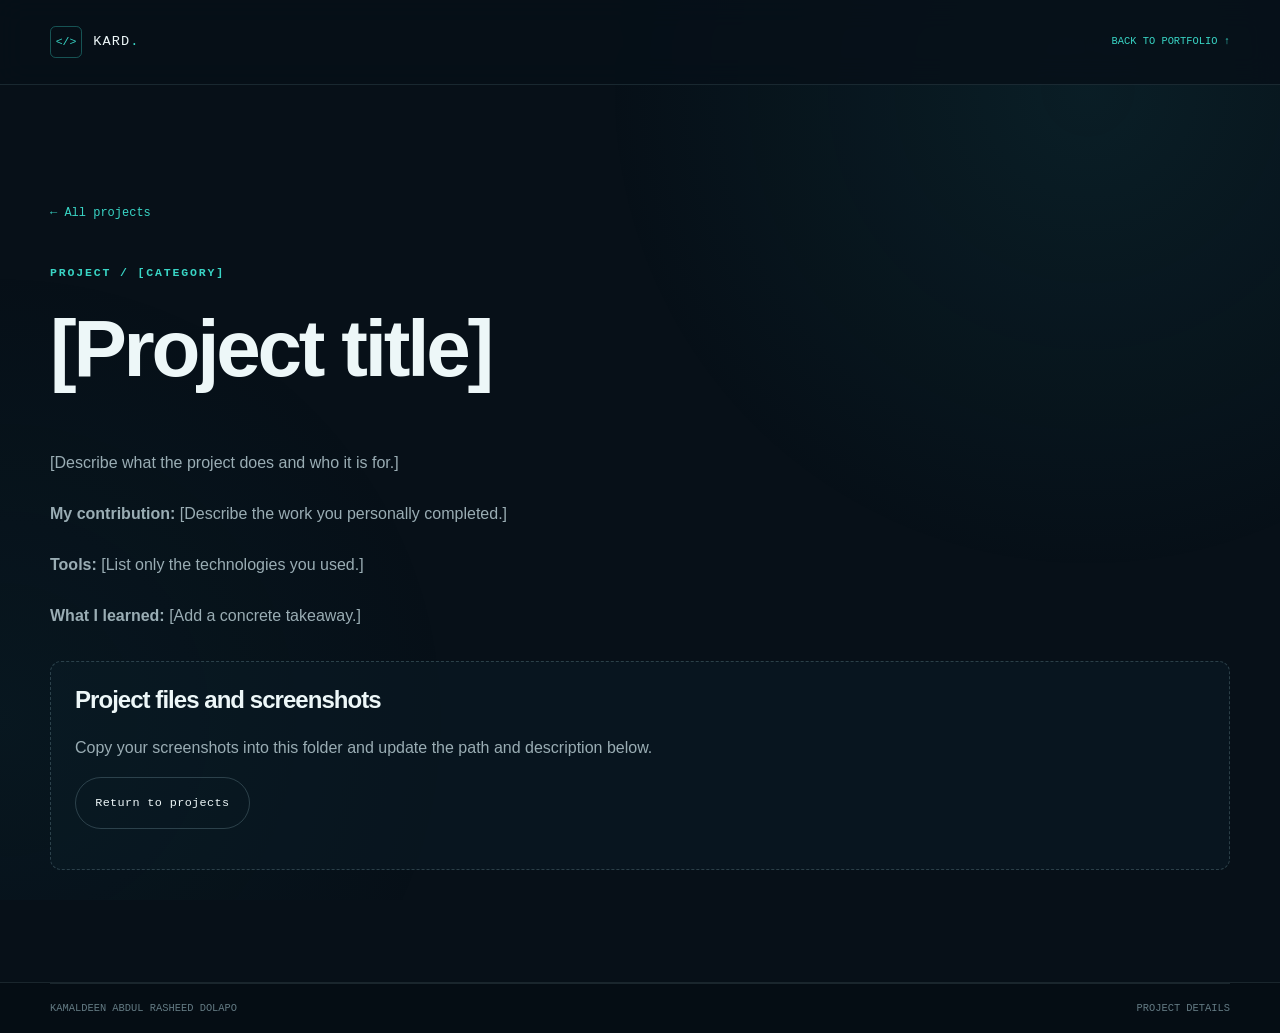
<file: projects/_template/index.html>
<!DOCTYPE html>
<html lang="en">
<head>
  <meta charset="UTF-8" />
  <meta name="viewport" content="width=device-width, initial-scale=1.0" />
  <meta name="description" content="[Write a concise, accurate project summary.]" />
  <title>[Project title] | Kamaldeen Abdul Rasheed Dolapo</title>
  <link rel="stylesheet" href="../../styles.css" />
  <style>
    .project-page { min-height: 75vh; padding-block: clamp(4rem, 9vw, 7rem); }
    .project-page h1 { max-width: 14ch; font-size: clamp(2.5rem, 7vw, 5rem); }
    .project-page .section-copy { max-width: 70ch; }
    .project-file-card { margin-top: 2rem; padding: 1.5rem; border: 1px dashed var(--color-border-strong); border-radius: .7rem; background: rgba(13,29,41,.45); }
    .project-back { display: inline-flex; margin-bottom: 2.5rem; color: var(--color-accent); font-family: var(--font-mono); font-size: .75rem; }
    .project-image { width: 100%; height: auto; margin-top: 1rem; border: 1px solid var(--color-border); border-radius: .6rem; }
  </style>
</head>
<body>
  <header class="site-header"><div class="container header-inner"><a class="brand" href="../../new_update.html#top"><span class="brand-mark" aria-hidden="true">&lt;/&gt;</span><span class="brand-name">KARD<span>.</span></span></a><a class="back-to-top" href="../../new_update.html#projects">Back to portfolio ↑</a></div></header>
  <main class="container project-page">
    <a class="project-back" href="../../new_update.html#projects">← All projects</a>
    <p class="section-number">PROJECT / [CATEGORY]</p>
    <h1>[Project title]</h1>
    <div class="section-copy">
      <p>[Describe what the project does and who it is for.]</p>
      <p><strong>My contribution:</strong> [Describe the work you personally completed.]</p>
      <p><strong>Tools:</strong> [List only the technologies you used.]</p>
      <p><strong>What I learned:</strong> [Add a concrete takeaway.]</p>
    </div>
    <section class="project-file-card" aria-labelledby="files-title">
      <h2 id="files-title">Project files and screenshots</h2>
      <p>Copy your screenshots into this folder and update the path and description below.</p>
      <!-- Example after adding a screenshot: <img class="project-image" src="screenshot.png" alt="Describe what the screenshot shows"> -->
      <p><a class="button button-secondary" href="../../new_update.html#projects">Return to projects</a></p>
    </section>
  </main>
  <footer class="site-footer"><div class="container footer-bottom"><p>Kamaldeen Abdul Rasheed Dolapo</p><p>Project details</p></div></footer>
</body>
</html>
</file>
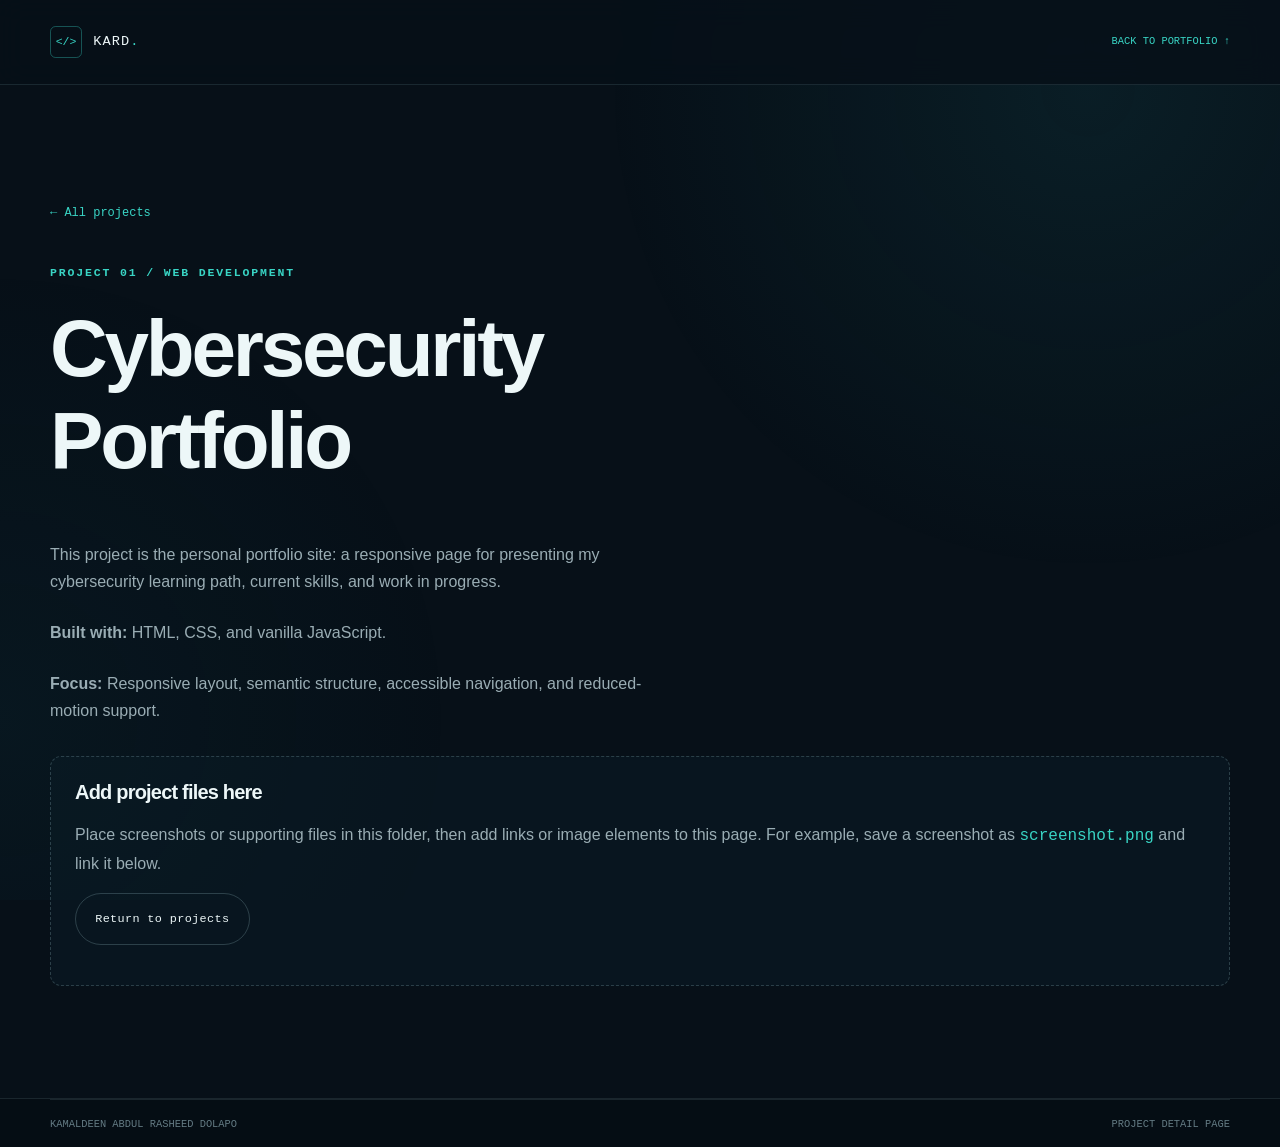
<file: projects/cybersecurity-portfolio/index.html>
<!DOCTYPE html>
<html lang="en">
<head>
  <meta charset="UTF-8" />
  <meta name="viewport" content="width=device-width, initial-scale=1.0" />
  <meta name="description" content="Project notes and files for Kamaldeen's cybersecurity portfolio." />
  <title>Cybersecurity Portfolio Project | Kamaldeen Abdul Rasheed Dolapo</title>
  <link rel="stylesheet" href="../../styles.css?v=20260930-4" />
  <style>
    .project-page { min-height: 75vh; padding-block: clamp(4rem, 9vw, 7rem); }
    .project-page h1 { max-width: 14ch; font-size: clamp(2.5rem, 7vw, 5rem); }
    .project-page .section-copy { max-width: 70ch; }
    .project-file-card { margin-top: 2rem; padding: 1.5rem; border: 1px dashed var(--color-border-strong); border-radius: .7rem; background: rgba(13,29,41,.45); }
    .project-file-card h2 { font-size: 1.25rem; }
    .project-file-card code { color: var(--color-accent); }
    .project-back { display: inline-flex; margin-bottom: 2.5rem; color: var(--color-accent); font-family: var(--font-mono); font-size: .75rem; }
  </style>
</head>
<body>
  <header class="site-header"><div class="container header-inner"><a class="brand" href="../../new_update.html#top"><span class="brand-mark" aria-hidden="true">&lt;/&gt;</span><span class="brand-name">KARD<span>.</span></span></a><a class="back-to-top" href="../../new_update.html#projects">Back to portfolio ↑</a></div></header>
  <main class="container project-page">
    <a class="project-back" href="../../new_update.html#projects">← All projects</a>
    <p class="section-number">PROJECT 01 / WEB DEVELOPMENT</p>
    <h1>Cybersecurity Portfolio</h1>
    <div class="section-copy">
      <p>This project is the personal portfolio site: a responsive page for presenting my cybersecurity learning path, current skills, and work in progress.</p>
      <p><strong>Built with:</strong> HTML, CSS, and vanilla JavaScript.</p>
      <p><strong>Focus:</strong> Responsive layout, semantic structure, accessible navigation, and reduced-motion support.</p>
    </div>
    <section class="project-file-card" aria-labelledby="project-files-title">
      <h2 id="project-files-title">Add project files here</h2>
      <p>Place screenshots or supporting files in this folder, then add links or image elements to this page. For example, save a screenshot as <code>screenshot.png</code> and link it below.</p>
      <p><a class="button button-secondary" href="../../new_update.html#projects">Return to projects</a></p>
    </section>
  </main>
  <footer class="site-footer"><div class="container footer-bottom"><p>Kamaldeen Abdul Rasheed Dolapo</p><p>Project detail page</p></div></footer>
</body>
</html>
</file>
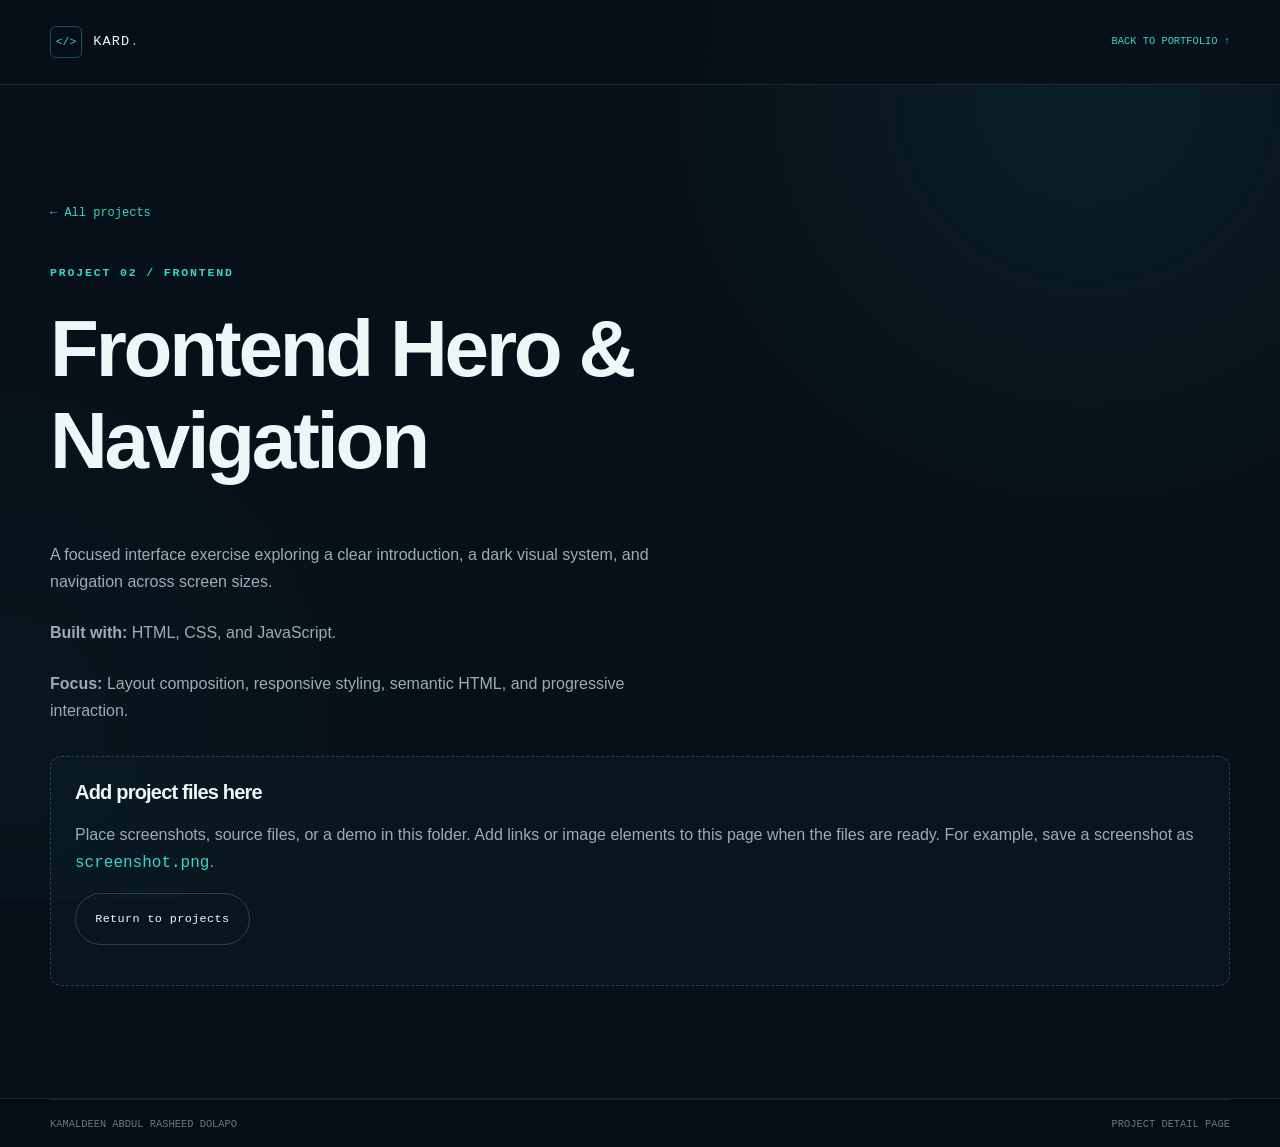
<file: projects/frontend-hero/index.html>
<!DOCTYPE html>
<html lang="en">
<head>
  <meta charset="UTF-8" />
  <meta name="viewport" content="width=device-width, initial-scale=1.0" />
  <meta name="description" content="Project notes and files for Kamaldeen's frontend hero and navigation exercise." />
  <title>Frontend Hero Project | Kamaldeen Abdul Rasheed Dolapo</title>
  <link rel="stylesheet" href="../../styles.css?v=20260930-4" />
  <style>
    .project-page { min-height: 75vh; padding-block: clamp(4rem, 9vw, 7rem); }
    .project-page h1 { max-width: 14ch; font-size: clamp(2.5rem, 7vw, 5rem); }
    .project-page .section-copy { max-width: 70ch; }
    .project-file-card { margin-top: 2rem; padding: 1.5rem; border: 1px dashed var(--color-border-strong); border-radius: .7rem; background: rgba(13,29,41,.45); }
    .project-file-card h2 { font-size: 1.25rem; }
    .project-file-card code { color: var(--color-accent); }
    .project-back { display: inline-flex; margin-bottom: 2.5rem; color: var(--color-accent); font-family: var(--font-mono); font-size: .75rem; }
  </style>
</head>
<body>
  <header class="site-header"><div class="container header-inner"><a class="brand" href="../../new_update.html#top"><span class="brand-mark" aria-hidden="true">&lt;/&gt;</span><span class="brand-name">KARD<span>.</span></span></a><a class="back-to-top" href="../../new_update.html#projects">Back to portfolio ↑</a></div></header>
  <main class="container project-page">
    <a class="project-back" href="../../new_update.html#projects">← All projects</a>
    <p class="section-number">PROJECT 02 / FRONTEND</p>
    <h1>Frontend Hero &amp; Navigation</h1>
    <div class="section-copy">
      <p>A focused interface exercise exploring a clear introduction, a dark visual system, and navigation across screen sizes.</p>
      <p><strong>Built with:</strong> HTML, CSS, and JavaScript.</p>
      <p><strong>Focus:</strong> Layout composition, responsive styling, semantic HTML, and progressive interaction.</p>
    </div>
    <section class="project-file-card" aria-labelledby="project-files-title">
      <h2 id="project-files-title">Add project files here</h2>
      <p>Place screenshots, source files, or a demo in this folder. Add links or image elements to this page when the files are ready. For example, save a screenshot as <code>screenshot.png</code>.</p>
      <p><a class="button button-secondary" href="../../new_update.html#projects">Return to projects</a></p>
    </section>
  </main>
  <footer class="site-footer"><div class="container footer-bottom"><p>Kamaldeen Abdul Rasheed Dolapo</p><p>Project detail page</p></div></footer>
</body>
</html>
</file>
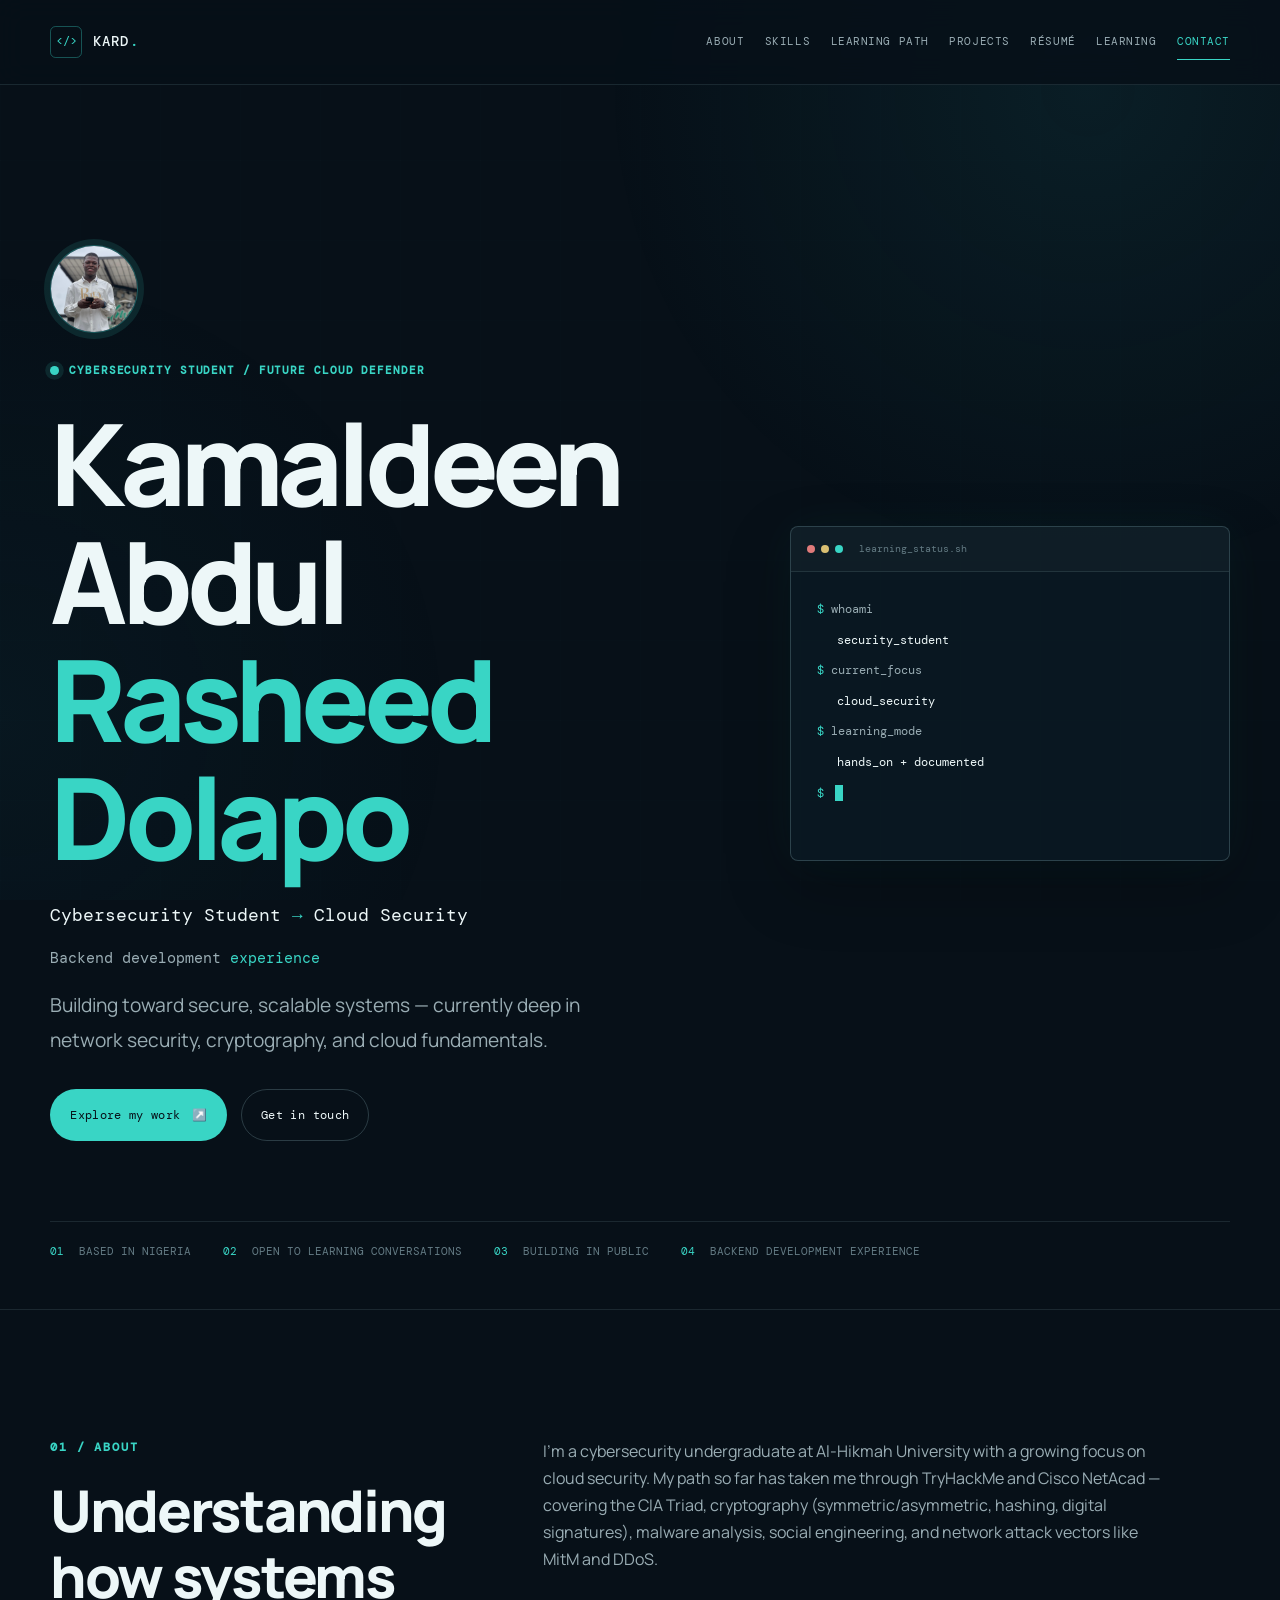
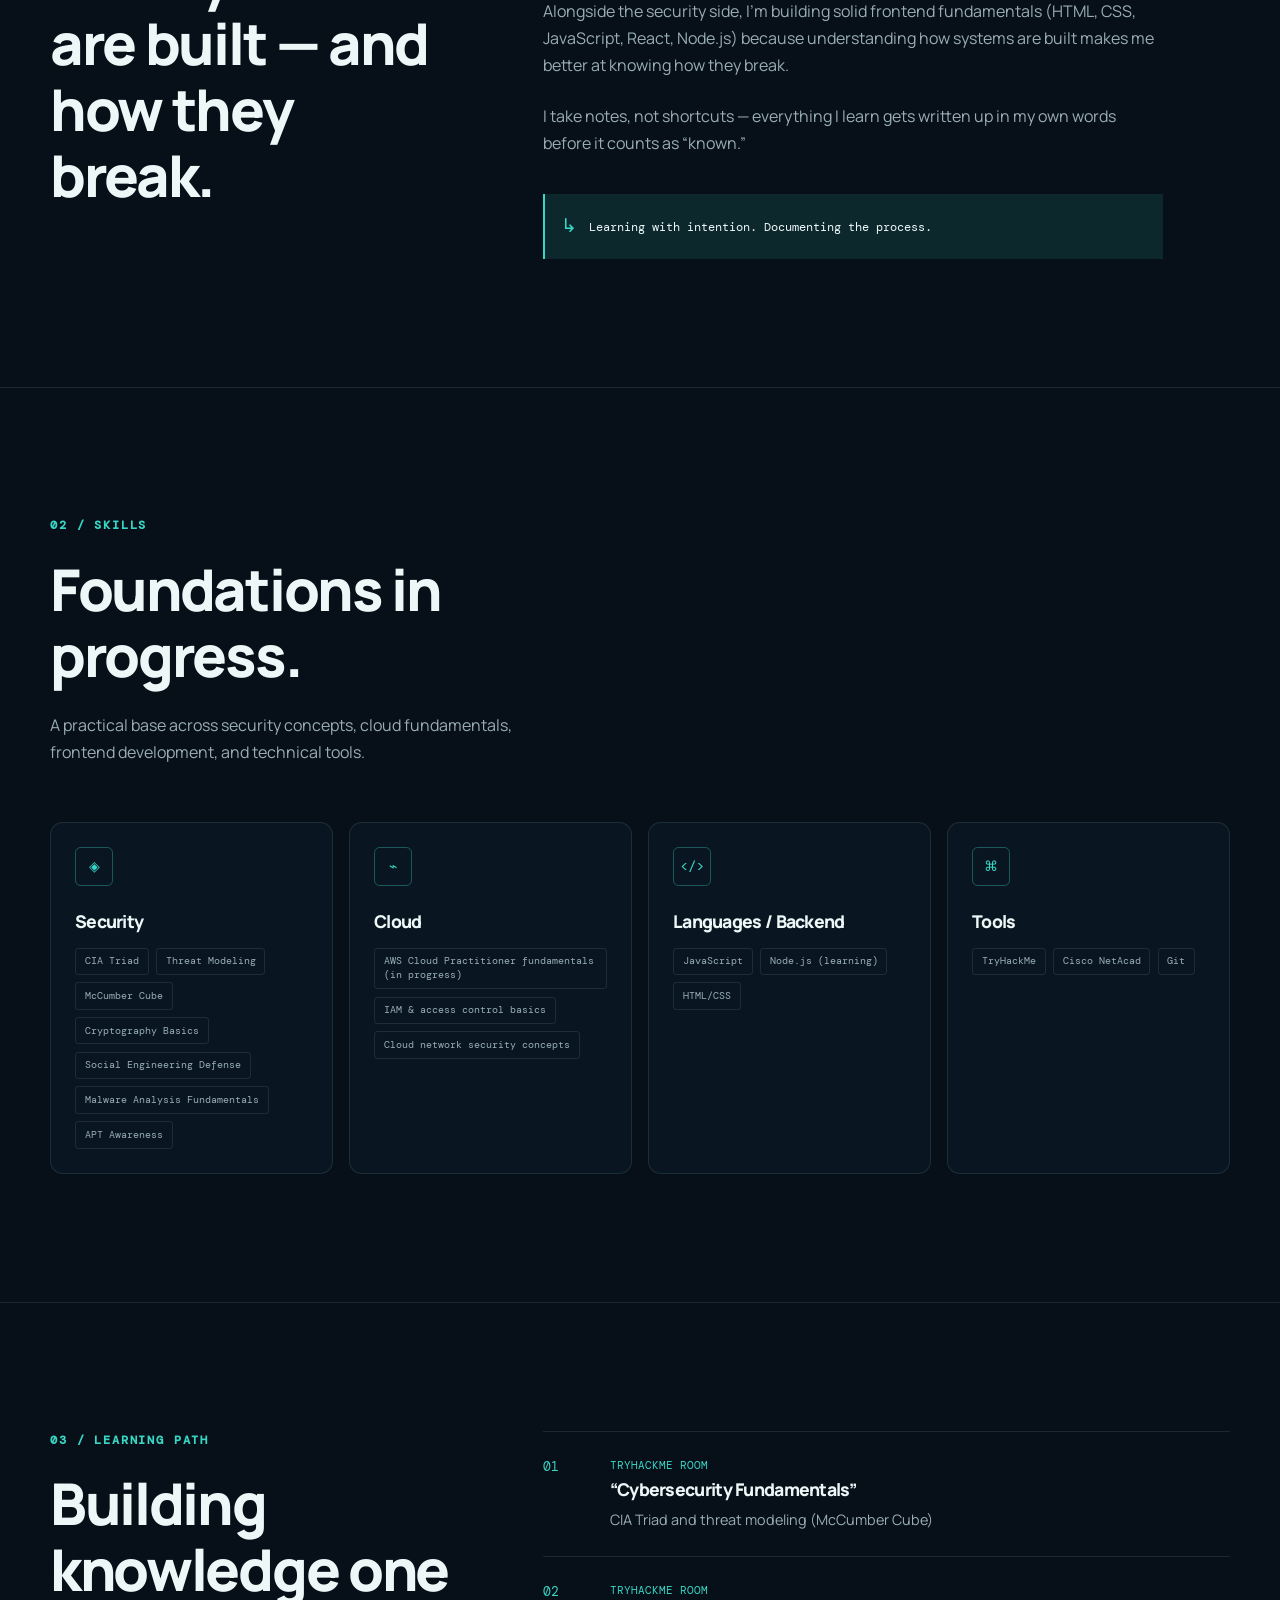
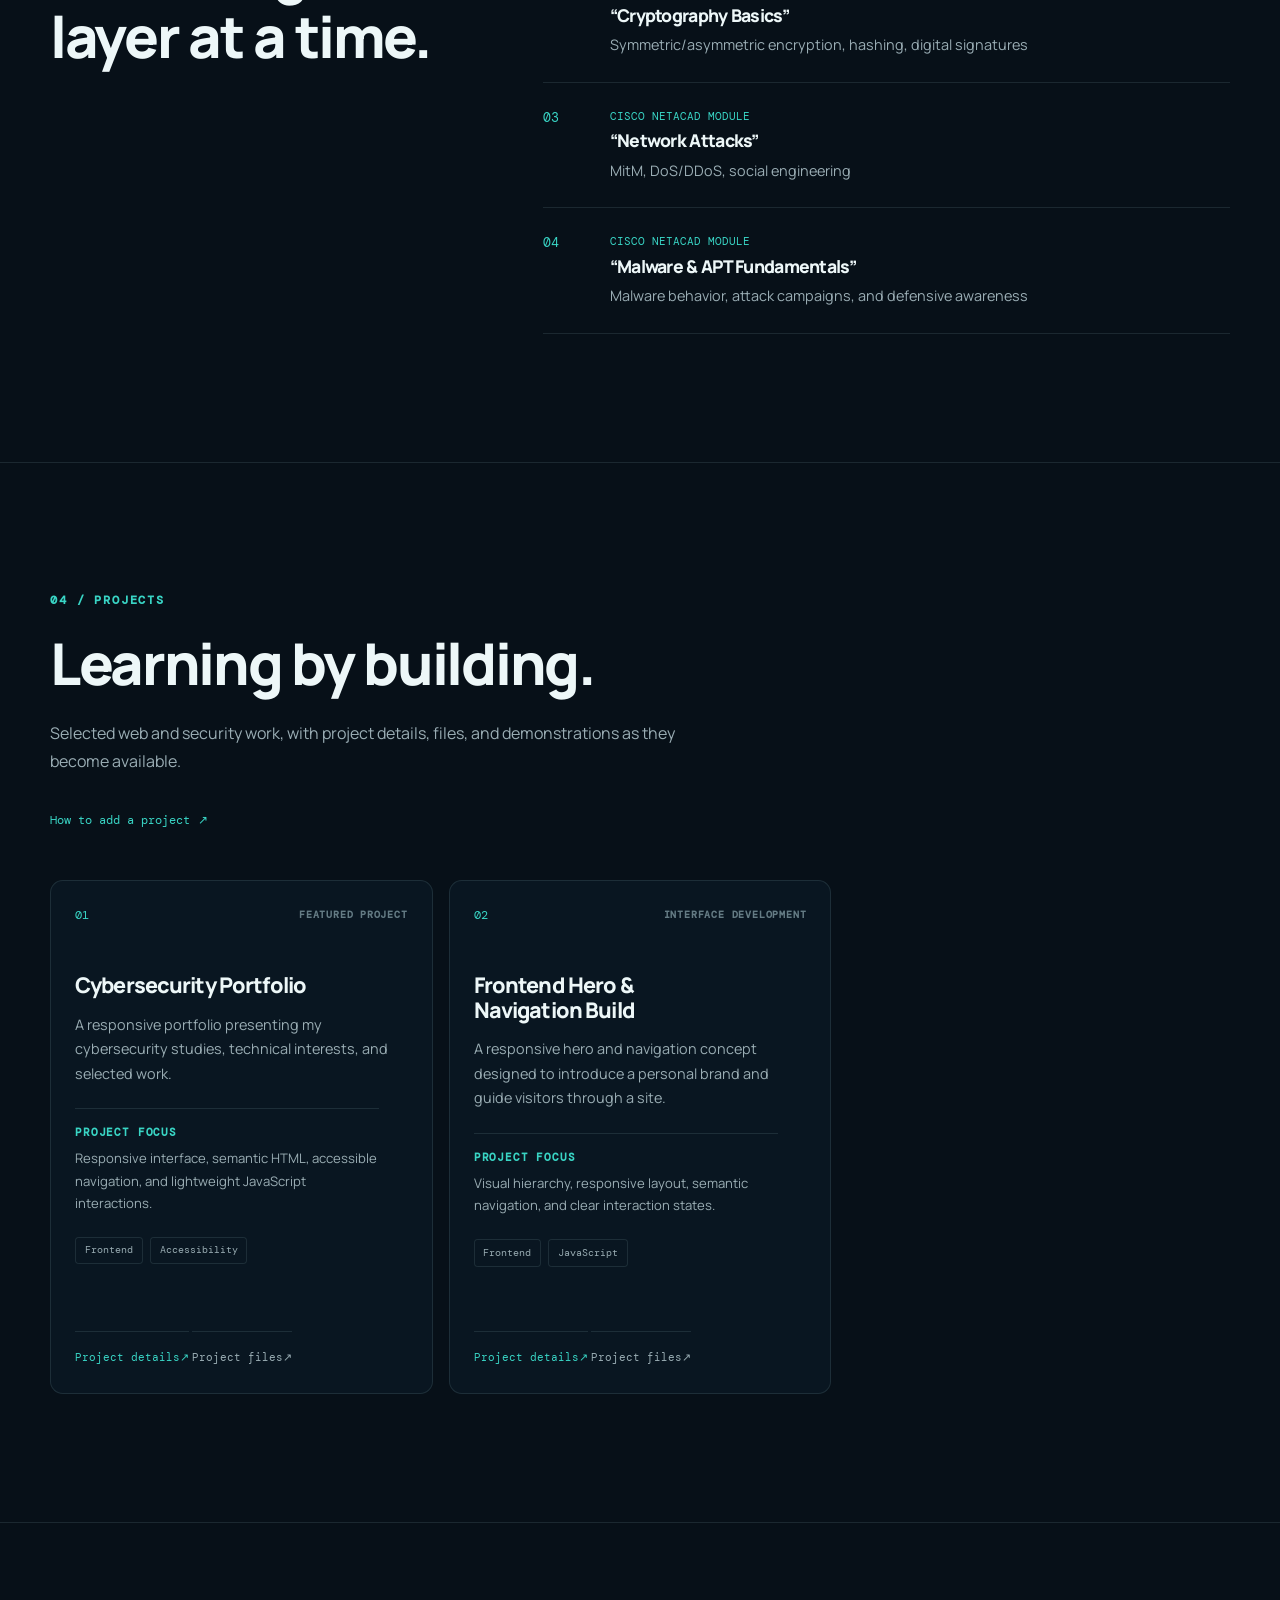
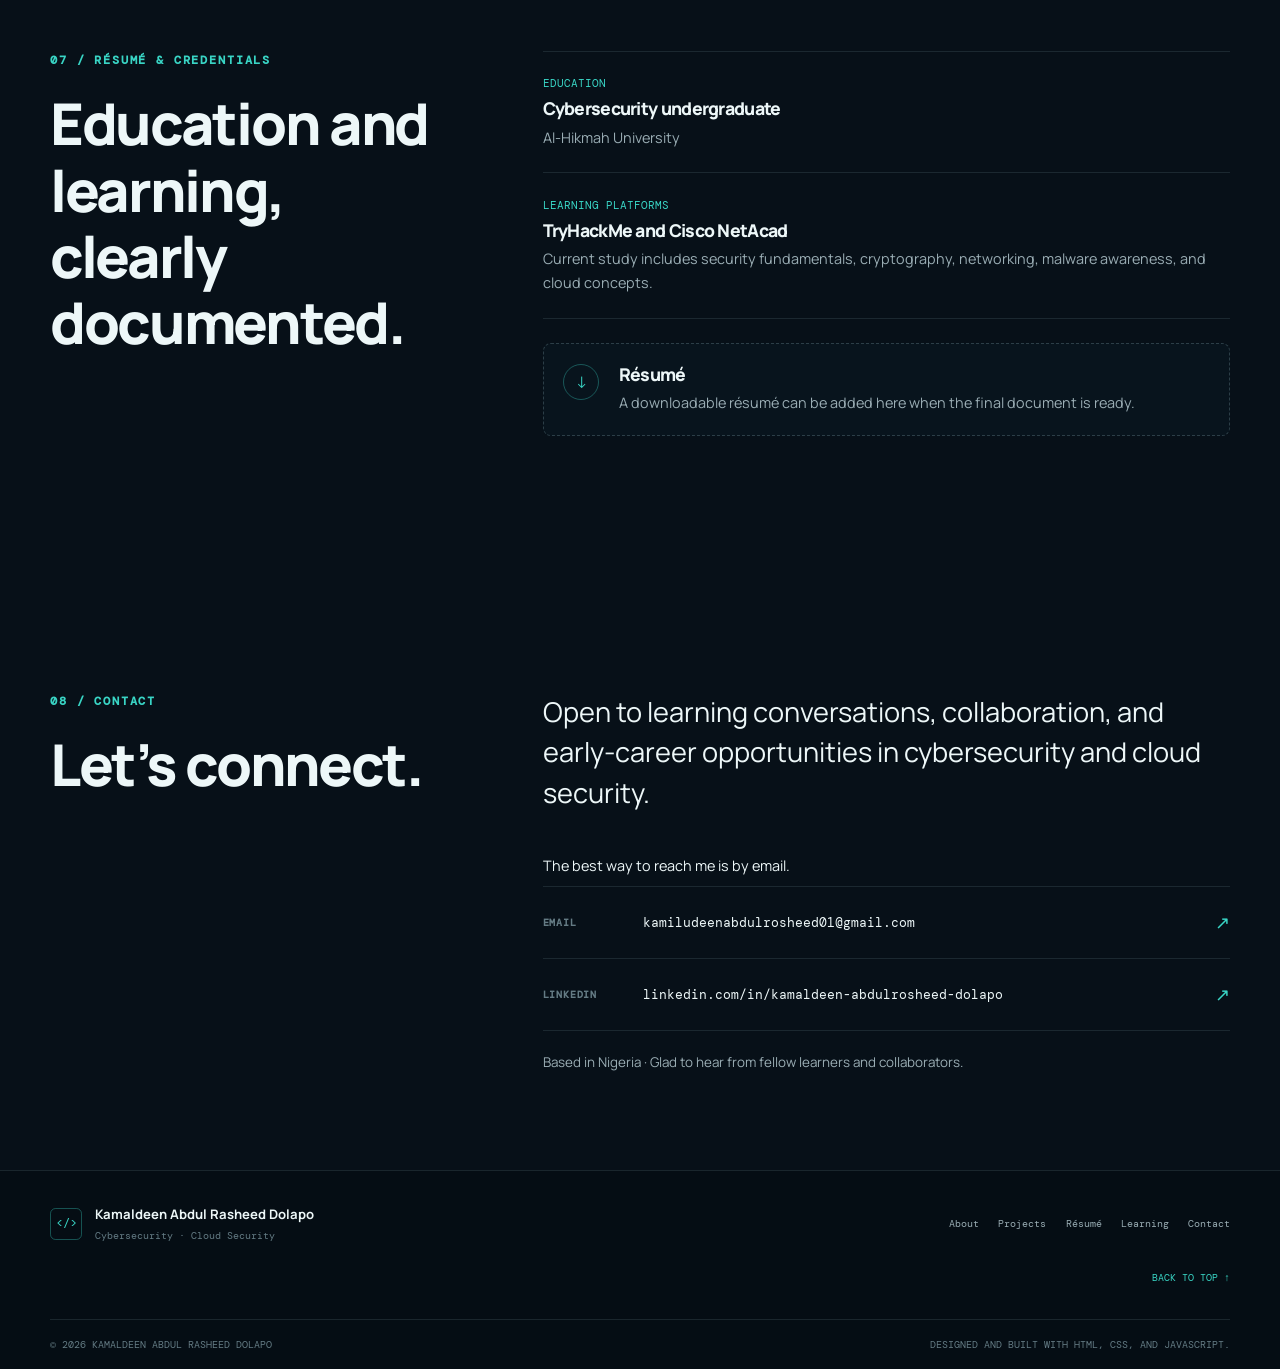
<file: new_update.html>
﻿<!DOCTYPE html>
<html lang="en">
<head>
  <meta charset="UTF-8" />
  <meta name="viewport" content="width=device-width, initial-scale=1.0" />
  <meta
    name="description"
    content="Portfolio of Kamaldeen Abdul Rasheed Dolapo, a cybersecurity student building toward cloud security."
  />
  <meta name="theme-color" content="#071018" />
  <meta property="og:type" content="website" />
  <meta property="og:title" content="Kamaldeen Abdul Rasheed Dolapo | Cybersecurity Student" />
  <meta property="og:description" content="Cybersecurity student building toward cloud security, with a foundation in web and backend development." />
  <meta property="og:image" content="portrait.jpeg" />
  <meta name="twitter:card" content="summary" />
  <link rel="icon" href="favicon.svg" type="image/svg+xml" />
  <link rel="manifest" href="site.webmanifest" />
  <title>Kamaldeen Abdul Rasheed Dolapo | Cybersecurity Student</title>

  <link rel="preconnect" href="https://fonts.googleapis.com" />
  <link rel="preconnect" href="https://fonts.gstatic.com" crossorigin />
  <link
    href="https://fonts.googleapis.com/css2?family=DM+Mono:wght@400;500&family=Manrope:wght@400;500;600;700;800&display=swap"
    rel="stylesheet"
  />
  <link rel="stylesheet" href="styles.css?v=20260930-3" />
</head>

<body>
  <div class="site-grid" aria-hidden="true"></div>

  <header class="site-header">
    <div class="container header-inner">
      <a class="brand" href="#top" aria-label="Go to homepage">
        <span class="brand-mark" aria-hidden="true">&lt;/&gt;</span>
        <span class="brand-name">KARD<span>.</span></span>
      </a>

      <nav class="site-nav" aria-label="Primary navigation">
        <a href="#about">About</a>
        <a href="#skills">Skills</a>
        <a href="#learning">Learning Path</a>
        <a href="#projects">Projects</a>
        <a href="#credentials">Résumé</a>
        <a href="#learning">Learning</a>
        <a href="#contact">Contact</a>
      </nav>
    </div>
  </header>

  <main id="top">
    <section class="hero section">
      <div class="container hero-layout">
        <div class="hero-content">
          <div class="hero-photo">
            <img
              src="portrait.jpeg"
              alt="Portrait of Kamaldeen Abdul Rasheed Dolapo"
            />
          </div>

          <p class="eyebrow">
            <span class="status-dot" aria-hidden="true"></span>
            Cybersecurity student / Future cloud defender
          </p>

          <h1>
            Kamaldeen Abdul
            <span>Rasheed Dolapo</span>
          </h1>

          <p class="hero-title">Cybersecurity Student <span>→</span> Cloud Security</p>

          <p class="hero-subtitle">Backend development <span>experience</span></p>

          <p class="hero-tagline">
            Building toward secure, scalable systems — currently deep in
            network security, cryptography, and cloud fundamentals.
          </p>

          <div class="hero-actions">
            <a class="button button-primary" href="#projects">
              Explore my work
              <span aria-hidden="true">↗️</span>
            </a>

            <a class="button button-secondary" href="#contact">
              Get in touch
            </a>
          </div>
        </div>

        <div class="hero-terminal" aria-label="Cybersecurity learning status">
          <div class="terminal-topbar">
            <div class="terminal-dots" aria-hidden="true">
              <span></span>
              <span></span>
              <span></span>
            </div>
            <span class="terminal-label">learning_status.sh</span>
          </div>

          <div class="terminal-body">
            <p><span class="terminal-prompt">$</span> whoami</p>
            <p class="terminal-output">security_student</p>

            <p><span class="terminal-prompt">$</span> current_focus</p>
            <p class="terminal-output">cloud_security</p>

            <p><span class="terminal-prompt">$</span> learning_mode</p>
            <p class="terminal-output">hands_on + documented</p>

            <p>
              <span class="terminal-prompt">$</span>
              <span class="terminal-cursor" aria-hidden="true"></span>
            </p>
          </div>
        </div>
      </div>

      <div class="container hero-meta">
        <p><span>01</span> Based in Nigeria</p>
        <p><span>02</span> Open to learning conversations</p>
        <p><span>03</span> Building in public</p>
        <p><span>04</span> Backend development experience</p>
      </div>
    </section>

    <section class="section section-border" id="about">
      <div class="container two-column-layout">
        <div class="section-heading reveal">
          <p class="section-number">01 / ABOUT</p>
          <h2>Understanding how systems are built — and how they break.</h2>
        </div>

        <div class="section-copy">
          <p>
            I’m a cybersecurity undergraduate at Al-Hikmah University with a
            growing focus on cloud security. My path so far has taken me
            through TryHackMe and Cisco NetAcad — covering the CIA Triad,
            cryptography (symmetric/asymmetric, hashing, digital signatures),
            malware analysis, social engineering, and network attack vectors
            like MitM and DDoS.
          </p>

          <p>
            Alongside the security side, I’m building solid frontend
            fundamentals (HTML, CSS, JavaScript, React, Node.js) because
            understanding how systems are built makes me better at knowing how
            they break.
          </p>

          <p>
            I take notes, not shortcuts — everything I learn gets written up
            in my own words before it counts as “known.”
          </p>

          <div class="about-note">
            <span class="about-note-icon" aria-hidden="true">↳</span>
            <span>Learning with intention. Documenting the process.</span>
          </div>
        </div>
      </div>
    </section>

    <section class="section section-border" id="skills">
      <div class="container">
        <div class="section-intro reveal">
          <p class="section-number">02 / SKILLS</p>
          <h2>Foundations in progress.</h2>
          <p>
            A practical base across security concepts, cloud fundamentals,
            frontend development, and technical tools.
          </p>
        </div>

        <div class="skills-grid">
          <article class="skill-card reveal">
            <div class="card-icon" aria-hidden="true">◈</div>
            <h3>Security</h3>
            <ul class="tag-list">
              <li>CIA Triad</li>
              <li>Threat Modeling</li>
              <li>McCumber Cube</li>
              <li>Cryptography Basics</li> 
              <li>Social Engineering Defense</li>
              <li>Malware Analysis Fundamentals</li>
              <li>APT Awareness</li>
            </ul>
          </article>

          <article class="skill-card reveal">
            <div class="card-icon" aria-hidden="true">⌁</div>
            <h3>Cloud</h3>
            <ul class="tag-list">
              <li>AWS Cloud Practitioner fundamentals (in progress)</li>
              <li>IAM &amp; access control basics</li>
              <li>Cloud network security concepts</li>
            </ul>
          </article>

          <article class="skill-card reveal">
            <div class="card-icon" aria-hidden="true">&lt;/&gt;</div>
            <h3>Languages / Backend</h3>
            <ul class="tag-list">
              <li>JavaScript</li>
              <li>Node.js (learning)</li>
              <li>HTML/CSS</li>
            </ul>
          </article>

          <article class="skill-card reveal">
            <div class="card-icon" aria-hidden="true">⌘</div>
            <h3>Tools</h3>
            <ul class="tag-list">
              <li>TryHackMe</li>
              <li>Cisco NetAcad</li>
              <li>Git</li>
            </ul>
          </article>
        </div>
      </div>
    </section>

    <section class="section section-border" id="learning">
      <div class="container two-column-layout">
        <div class="section-heading reveal">
          <p class="section-number">03 / LEARNING PATH</p>
          <h2>Building knowledge one layer at a time.</h2>
        </div>

        <div class="learning-list">
          <article class="learning-item reveal">
            <div class="learning-number">01</div>
            <div>
              <p class="learning-source">TryHackMe room</p>
              <h3>“Cybersecurity Fundamentals”</h3>
              <p>CIA Triad and threat modeling (McCumber Cube)</p>
            </div>
          </article>

          <article class="learning-item reveal">
            <div class="learning-number">02</div>
            <div>
              <p class="learning-source">TryHackMe room</p>
              <h3>“Cryptography Basics”</h3>
              <p>
                Symmetric/asymmetric encryption, hashing, digital signatures
              </p>
            </div>
          </article>

          <article class="learning-item reveal">
            <div class="learning-number">03</div>
            <div>
              <p class="learning-source">Cisco NetAcad module</p>
              <h3>“Network Attacks”</h3>
              <p>MitM, DoS/DDoS, social engineering</p>
            </div>
          </article>

          <article class="learning-item reveal">
            <div class="learning-number">04</div>
            <div>
              <p class="learning-source">Cisco NetAcad module</p>
              <h3>“Malware &amp; APT Fundamentals”</h3>
              <p>Malware behavior, attack campaigns, and defensive awareness</p>
            </div>
          </article>
        </div>
      </div>
    </section>

    <section class="section section-border" id="projects">
      <div class="container">
        <div class="section-intro projects-intro reveal">
          <p class="section-number">04 / PROJECTS</p>
          <h2>Learning by building.</h2>
          <p>
            Selected web and security work, with project details, files, and demonstrations as they become available.
          </p>
          <a class="project-add-guide" href="ADD_A_PROJECT.md">How to add a project <span aria-hidden="true">↗</span></a>
        </div>

        <div class="projects-grid">
          <article class="project-card project-case-study reveal">
            <div class="project-topline">
              <span class="project-index">01</span>
              <span class="project-status">Featured project</span>
            </div>

            <div class="project-content">
              <h3>Cybersecurity Portfolio</h3>
              <p>
                A responsive portfolio presenting my cybersecurity studies, technical interests, and selected work.
              </p>

              <p class="project-detail"><strong>Project focus</strong><span>Responsive interface, semantic HTML, accessible navigation, and lightweight JavaScript interactions.</span></p>

              <ul class="project-tags" aria-label="Project technologies">
                <li>Frontend</li>
                <li>Accessibility</li>
              </ul>
            </div>

            <div class="project-actions">
              <a class="project-link" href="projects/cybersecurity-portfolio/index.html">Project details <span aria-hidden="true">↗</span></a>
              <a class="project-link project-source" href="projects/cybersecurity-portfolio/">Project files <span aria-hidden="true">↗</span></a>
            </div>
          </article>

          <article class="project-card project-case-study reveal">
            <div class="project-topline">
              <span class="project-index">02</span>
              <span class="project-status">Interface development</span>
            </div>

            <div class="project-content">
              <h3>Frontend Hero &amp; Navigation Build</h3>
              <p>
                A responsive hero and navigation concept designed to introduce a personal brand and guide visitors through a site.
              </p>

              <p class="project-detail"><strong>Project focus</strong><span>Visual hierarchy, responsive layout, semantic navigation, and clear interaction states.</span></p>

              <ul class="project-tags" aria-label="Project technologies">
                <li>Frontend</li>
                <li>JavaScript</li>
              </ul>
            </div>

            <div class="project-actions">
              <a class="project-link" href="projects/frontend-hero/index.html">Project details <span aria-hidden="true">↗</span></a>
              <a class="project-link project-source" href="projects/frontend-hero/">Project files <span aria-hidden="true">↗</span></a>
            </div>
          </article>

        </div>
      </div>
    </section>

    <section class="section section-border" id="credentials">
      <div class="container two-column-layout">
        <div class="section-heading reveal">
          <p class="section-number">07 / RÉSUMÉ &amp; CREDENTIALS</p>
          <h2>Education and learning, clearly documented.</h2>
        </div>
        <div class="credentials-content reveal">
          <article class="credential-item">
            <p class="learning-source">Education</p>
            <h3>Cybersecurity undergraduate</h3>
            <p>Al-Hikmah University</p>
          </article>
          <article class="credential-item">
            <p class="learning-source">Learning platforms</p>
            <h3>TryHackMe and Cisco NetAcad</h3>
            <p>Current study includes security fundamentals, cryptography, networking, malware awareness, and cloud concepts.</p>
          </article>
          <div class="resume-prompt">
            <span class="resume-icon" aria-hidden="true">↓</span>
            <div><h3>Résumé</h3><p>A downloadable résumé can be added here when the final document is ready.</p></div>
          </div>
        </div>
      </div>
    </section>


    <section class="section contact-section" id="contact">
      <div class="container contact-layout">
        <div class="reveal">
          <p class="section-number">08 / CONTACT</p>
          <h2>Let’s connect.</h2>
        </div>

        <div class="contact-content">
          <p class="contact-lead">Open to learning conversations, collaboration, and early-career opportunities in cybersecurity and cloud security.</p>
          <p class="contact-prompt">The best way to reach me is by email.</p>
          <div class="contact-links">
            <a
              class="contact-link"
              href="mailto:kamiludeenabdulrosheed01@gmail.com"
            >
              <span class="contact-label">Email</span>
              <span class="contact-value">
                kamiludeenabdulrosheed01@gmail.com
              </span>
              <span class="contact-arrow" aria-hidden="true">↗</span>
            </a>

            <a
              class="contact-link"
              href="https://www.linkedin.com/in/kamaldeen-abdulrosheed-dolapo-896801402"
              target="_blank"
              rel="noopener noreferrer"
            >
              <span class="contact-label">LinkedIn</span>
              <span class="contact-value">
                linkedin.com/in/kamaldeen-abdulrosheed-dolapo
              </span>
              <span class="contact-arrow" aria-hidden="true">↗</span>
            </a>

          </div>
          <p class="contact-note">Based in Nigeria · Glad to hear from fellow learners and collaborators.</p>
        </div>
      </div>
    </section>
  </main>

  <footer class="site-footer">
    <div class="container footer-main">
      <a class="footer-brand" href="#top" aria-label="Kamaldeen Abdul Rasheed Dolapo, back to top">
        <span class="brand-mark" aria-hidden="true">&lt;/&gt;</span>
        <span><strong>Kamaldeen Abdul Rasheed Dolapo</strong><small>Cybersecurity · Cloud Security</small></span>
      </a>
      <nav class="footer-nav" aria-label="Footer navigation">
        <a href="#about">About</a>
        <a href="#projects">Projects</a>
        <a href="#credentials">Résumé</a>
        <a href="#learning">Learning</a>
        <a href="#contact">Contact</a>
      </nav>
      <a class="back-to-top" href="#top">Back to top <span aria-hidden="true">↑</span></a>
    </div>
    <div class="container footer-bottom">
      <p>© <span id="current-year">2026</span> Kamaldeen Abdul Rasheed Dolapo</p>
      <p>Designed and built with HTML, CSS, and JavaScript.</p>
    </div>
  </footer>

  <script src="script.js?v=20260930-3"></script>
</body>
</html>
</file>
<file: styles.css>
﻿/* =========================================================
   Design tokens
   ========================================================= */

:root {
  --color-background: #071018;
  --color-background-soft: #0b1721;
  --color-surface: #0e1d29;
  --color-surface-hover: #122736;

  --color-text: #edf7f8;
  --color-text-muted: #9aadb4;
  --color-text-subtle: #647b84;

  --color-accent: #39d5c5;
  --color-accent-soft: rgba(57, 213, 197, 0.12);
  --color-accent-border: rgba(57, 213, 197, 0.35);

  --color-border: rgba(150, 192, 198, 0.14);
  --color-border-strong: rgba(150, 192, 198, 0.25);

  --font-body: "Manrope", sans-serif;
  --font-mono: "DM Mono", monospace;

  --container-width: 1180px;
  --section-padding: clamp(5rem, 10vw, 9rem);

  --transition-fast: 180ms ease;
  --transition-standard: 280ms ease;
}

/* =========================================================
   Reset and base styles
   ========================================================= */

*,
*::before,
*::after {
  box-sizing: border-box;
}

html {
  scroll-behavior: smooth;
}

body {
  position: relative;
  isolation: isolate;
  min-width: 320px;
  margin: 0;
  overflow-x: hidden;

  background: var(--color-background);
  color: var(--color-text);

  font-family: var(--font-body);
  font-size: 1rem;
  line-height: 1.7;
  text-rendering: optimizeLegibility;
}

body::before {
  position: fixed;
  z-index: -2;
  inset: 0;

  background:
    radial-gradient(
      circle at 85% 10%,
      rgba(27, 118, 126, 0.14),
      transparent 30rem
    ),
    radial-gradient(
      circle at 0% 80%,
      rgba(14, 73, 88, 0.12),
      transparent 28rem
    );

  content: "";
  pointer-events: none;
}

::selection {
  background: var(--color-accent);
  color: var(--color-background);
}

a {
  color: inherit;
  text-decoration: none;
}

button,
a {
  -webkit-tap-highlight-color: transparent;
}

img {
  display: block;
  max-width: 100%;
}

ul {
  margin: 0;
  padding: 0;
  list-style: none;
}

h1,
h2,
h3,
p {
  margin-top: 0;
}

h1,
h2,
h3 {
  color: var(--color-text);
  line-height: 1.15;
  letter-spacing: -0.04em;
}

h1,
h2,
h3,
.eyebrow,
.section-number,
.project-status,
.contact-label {
  font-weight: 800;
}

p {
  color: var(--color-text-muted);
}

:focus-visible {
  outline: 2px solid var(--color-accent);
  outline-offset: 5px;
}

/* =========================================================
   Layout utilities
   ========================================================= */

.container {
  width: min(
    calc(100% - 2.5rem),
    var(--container-width)
  );
  margin-inline: auto;
}

.section {
  position: relative;
  padding-block: var(--section-padding);
}

.section-border {
  border-top: 1px solid var(--color-border);
}

.section-number {
  margin-bottom: 1.25rem;

  color: var(--color-accent);

  font-family: var(--font-mono);
  font-size: 0.72rem;
  letter-spacing: 0.16em;
  text-transform: uppercase;
}

.section-heading h2,
.section-intro h2,
.contact-layout h2 {
  max-width: 15ch;
  margin-bottom: 1.5rem;

  font-size: clamp(2rem, 5vw, 3.6rem);
}

.section-intro {
  max-width: 650px;
  margin-bottom: 3.5rem;
}

.section-intro > p:last-child {
  max-width: 52ch;
  margin-bottom: 0;
}

/* =========================================================
   Background grid
   ========================================================= */

.site-grid {
  position: fixed;
  z-index: -1;
  inset: 0;

  opacity: 0.26;

  background-image:
    linear-gradient(
      to right,
      rgba(128, 174, 184, 0.055) 1px,
      transparent 1px
    ),
    linear-gradient(
      to bottom,
      rgba(128, 174, 184, 0.055) 1px,
      transparent 1px
    );
  background-size: 5rem 5rem;

  pointer-events: none;
}

/* =========================================================
   Header and navigation
   ========================================================= */

.site-header {
  position: relative;
  z-index: 10;
  border-bottom: 1px solid var(--color-border);
  background: rgba(7, 16, 24, 0.84);
  backdrop-filter: blur(14px);
}

.header-inner {
  display: flex;
  align-items: center;
  justify-content: space-between;
  min-height: 5.25rem;
}

.brand {
  display: inline-flex;
  align-items: center;
  gap: 0.7rem;

  transition: color var(--transition-fast);
}

.brand:hover {
  color: var(--color-accent);
}

.brand-mark {
  display: grid;
  width: 2rem;
  height: 2rem;
  place-items: center;

  border: 1px solid var(--color-accent-border);
  border-radius: 0.35rem;

  color: var(--color-accent);

  font-family: var(--font-mono);
  font-size: 0.72rem;
}

.brand-name {
  font-family: var(--font-mono);
  font-size: 0.85rem;
  font-weight: 500;
  letter-spacing: 0.08em;
}

.brand-name span {
  color: var(--color-accent);
}

.site-nav {
  display: none;
  align-items: center;
  gap: 1.8rem;

  font-family: var(--font-mono);
  font-size: 0.7rem;
  letter-spacing: 0.05em;
  text-transform: uppercase;
}

.site-nav a {
  position: relative;
  color: var(--color-text-muted);
  transition: color var(--transition-fast);
}

.site-nav a::after {
  position: absolute;
  right: 0;
  bottom: -0.5rem;
  left: 0;

  height: 1px;

  background: var(--color-accent);
  content: "";
  transform: scaleX(0);
  transform-origin: right;
  transition: transform var(--transition-standard);
}

.site-nav a:hover {
  color: var(--color-accent);
}

.site-nav a:hover::after {
  transform: scaleX(1);
  transform-origin: left;
}

.site-nav a[aria-current="location"] { color: var(--color-accent); }
.site-nav a[aria-current="location"]::after { transform: scaleX(1); transform-origin: left; }

/* =========================================================
   Hero
   ========================================================= */

.hero {
  min-height: min(52rem, calc(100vh - 5.25rem));
  padding-top: clamp(5.5rem, 13vw, 10rem);
  padding-bottom: 3rem;
}

.hero-layout {
  display: grid;
  align-items: center;
  gap: 4rem;
}

.hero-photo {
  overflow: hidden;
  width: 5.5rem;
  height: 5.5rem;
  margin-bottom: 1.75rem;

  border: 1px solid var(--color-accent-border);
  border-radius: 0.85rem;
  background: var(--color-surface);
}

.hero-photo img {
  width: 100%;
  height: 100%;
  object-fit: cover;
}

.eyebrow {
  display: flex;
  align-items: center;
  gap: 0.65rem;
  margin-bottom: 1.5rem;

  color: var(--color-accent);

  font-family: var(--font-mono);
  font-size: 0.7rem;
  letter-spacing: 0.08em;
  text-transform: uppercase;
}

.status-dot {
  width: 0.55rem;
  height: 0.55rem;

  border-radius: 50%;
  background: var(--color-accent);
  box-shadow: 0 0 0 0.3rem var(--color-accent-soft);
}

.hero h1 {
  max-width: 12ch;
  margin-bottom: 1.5rem;

  font-size: clamp(3.25rem, 10vw, 7.1rem);
  font-weight: 800;
}

.hero h1 span {
  display: block;
  color: var(--color-accent);
}

.hero-title {
  margin-bottom: 1rem;

  color: var(--color-text);
  font-family: var(--font-mono);
  font-size: clamp(0.9rem, 2vw, 1.1rem);
}

.hero-title span {
  color: var(--color-accent);
}

.hero-subtitle {
  margin-bottom: 1rem;

  color: var(--color-text-muted);
  font-family: var(--font-mono);
  font-size: clamp(0.8rem, 1.6vw, 0.95rem);
}

.hero-subtitle span {
  color: var(--color-accent);
}

.hero-tagline {
  max-width: 48ch;
  margin-bottom: 2rem;

  font-size: clamp(1rem, 2vw, 1.2rem);
  line-height: 1.8;
}

.hero-actions {
  display: flex;
  flex-wrap: wrap;
  gap: 0.85rem;
}

.button {
  display: inline-flex;
  align-items: center;
  justify-content: center;
  gap: 0.7rem;
  min-height: 3.25rem;
  padding: 0.75rem 1.2rem;

  border: 1px solid transparent;
  border-radius: 0.3rem;

  font-family: var(--font-mono);
  font-size: 0.74rem;
  letter-spacing: 0.03em;
  transition:
    background-color var(--transition-fast),
    border-color var(--transition-fast),
    color var(--transition-fast),
    transform var(--transition-fast);
}

.button:hover {
  transform: translateY(-2px);
}

.button-primary {
  background: var(--color-accent);
  color: var(--color-background);
}

.button-primary:hover {
  background: #76e5d9;
}

.button-secondary {
  border-color: var(--color-border-strong);
  color: var(--color-text);
}

.button-secondary:hover {
  border-color: var(--color-accent-border);
  color: var(--color-accent);
}

.hero-terminal {
  overflow: hidden;

  border: 1px solid var(--color-border-strong);
  border-radius: 0.5rem;
  background: rgba(10, 26, 36, 0.82);
  box-shadow: 0 1.5rem 4rem rgba(0, 0, 0, 0.2);
}

.terminal-topbar {
  display: flex;
  align-items: center;
  gap: 1rem;
  min-height: 2.8rem;
  padding: 0.75rem 1rem;

  border-bottom: 1px solid var(--color-border);
  background: rgba(255, 255, 255, 0.025);
}

.terminal-dots {
  display: flex;
  gap: 0.35rem;
}

.terminal-dots span {
  width: 0.52rem;
  height: 0.52rem;

  border-radius: 50%;
  background: var(--color-text-subtle);
}

.terminal-dots span:first-child {
  background: #e07a7a;
}

.terminal-dots span:nth-child(2) {
  background: #d9bf72;
}

.terminal-dots span:last-child {
  background: var(--color-accent);
}

.terminal-label {
  color: var(--color-text-subtle);
  font-family: var(--font-mono);
  font-size: 0.65rem;
}

.terminal-body {
  min-height: 18rem;
  padding: 1.6rem;

  font-family: var(--font-mono);
  font-size: 0.78rem;
  line-height: 2;
}

.terminal-body p {
  margin-bottom: 0.35rem;
}

.terminal-prompt {
  color: var(--color-accent);
}

.terminal-output {
  padding-left: 1.3rem;
  color: var(--color-text);
}

.terminal-cursor {
  display: inline-block;
  width: 0.5rem;
  height: 1rem;
  margin-left: 0.3rem;

  background: var(--color-accent);
  vertical-align: middle;
  animation: cursor-blink 1.2s steps(2, start) infinite;
}

.hero-meta {
  display: flex;
  flex-wrap: wrap;
  gap: 1rem 2rem;
  margin-top: 5rem;
  padding-top: 1.25rem;

  border-top: 1px solid var(--color-border);

  font-family: var(--font-mono);
  font-size: 0.67rem;
  text-transform: uppercase;
}

.hero-meta p {
  margin-bottom: 0;
  color: var(--color-text-subtle);
}

.hero-meta span {
  margin-right: 0.5rem;
  color: var(--color-accent);
}

/* =========================================================
   About
   ========================================================= */

.two-column-layout {
  display: grid;
  gap: 3rem;
}

.section-copy {
  max-width: 62ch;
}

.section-copy p {
  margin-bottom: 1.5rem;
}

.about-note {
  display: flex;
  align-items: center;
  gap: 0.8rem;
  margin-top: 2.3rem;
  padding: 1rem;

  border-left: 2px solid var(--color-accent);
  background: var(--color-accent-soft);

  color: var(--color-text);
  font-family: var(--font-mono);
  font-size: 0.74rem;
}

.about-note-icon {
  color: var(--color-accent);
  font-size: 1.2rem;
}

/* =========================================================
   Skills
   ========================================================= */

.skills-grid {
  display: grid;
  gap: 1rem;
}

.skill-card {
  min-height: 16rem;
  padding: 1.5rem;

  border: 1px solid var(--color-border);
  border-radius: 0.4rem;
  background: rgba(13, 29, 41, 0.58);

  transition:
    border-color var(--transition-standard),
    background-color var(--transition-standard),
    transform var(--transition-standard);
}

.skill-card:hover {
  border-color: var(--color-accent-border);
  background: var(--color-surface-hover);
  transform: translateY(-4px);
}

.card-icon {
  display: grid;
  width: 2.4rem;
  height: 2.4rem;
  margin-bottom: 1.6rem;
  place-items: center;

  border: 1px solid var(--color-accent-border);
  border-radius: 0.35rem;

  color: var(--color-accent);
  font-family: var(--font-mono);
  font-size: 0.85rem;
}

.skill-card h3 {
  margin-bottom: 1rem;
  font-size: 1.1rem;
}

.tag-list {
  display: flex;
  flex-wrap: wrap;
  gap: 0.45rem;
}

.tag-list li,
.project-tags li {
  padding: 0.35rem 0.55rem;

  border: 1px solid var(--color-border);
  border-radius: 0.2rem;

  color: var(--color-text-muted);
  font-family: var(--font-mono);
  font-size: 0.64rem;
  line-height: 1.4;
}

/* =========================================================
   Learning path
   ========================================================= */

.learning-list {
  border-top: 1px solid var(--color-border);
}

.learning-item {
  display: grid;
  grid-template-columns: 3.2rem 1fr;
  gap: 1rem;
  padding-block: 1.5rem;

  border-bottom: 1px solid var(--color-border);
}

.learning-number {
  color: var(--color-accent);
  font-family: var(--font-mono);
  font-size: 0.8rem;
}

.learning-source {
  margin-bottom: 0.35rem;

  color: var(--color-accent);
  font-family: var(--font-mono);
  font-size: 0.67rem;
  text-transform: uppercase;
}

.learning-item h3 {
  margin-bottom: 0.5rem;
  font-size: 1.1rem;
}

.learning-item p:last-child {
  margin-bottom: 0;
  font-size: 0.9rem;
}

/* =========================================================
   Projects
   ========================================================= */

.projects-intro {
  margin-bottom: 3rem;
}

.projects-grid {
  display: grid;
  gap: 1rem;
}

.project-card {
  display: flex;
  min-height: 23rem;
  flex-direction: column;
  padding: 1.5rem;

  border: 1px solid var(--color-border);
  border-radius: 0.4rem;
  background: rgba(13, 29, 41, 0.58);

  transition:
    border-color var(--transition-standard),
    background-color var(--transition-standard),
    transform var(--transition-standard);
}

.project-card:hover {
  border-color: var(--color-accent-border);
  background: var(--color-surface-hover);
  transform: translateY(-4px);
}

.project-placeholder {
  border-style: dashed;
  background: rgba(13, 29, 41, 0.3);
}

.project-topline {
  display: flex;
  align-items: center;
  justify-content: space-between;
  margin-bottom: 3rem;
}

.project-index {
  color: var(--color-accent);
  font-family: var(--font-mono);
  font-size: 0.75rem;
}

.project-status {
  color: var(--color-text-subtle);
  font-family: var(--font-mono);
  font-size: 0.62rem;
  letter-spacing: 0.08em;
  text-transform: uppercase;
}

.project-content {
  flex: 1;
}

.project-content h3 {
  max-width: 18ch;
  margin-bottom: 0.9rem;
  font-size: 1.35rem;
}

.project-content p {
  max-width: 38ch;
  margin-bottom: 1.4rem;
  font-size: 0.9rem;
}

.project-tags {
  display: flex;
  flex-wrap: wrap;
  gap: 0.45rem;
}

.project-link {
  display: inline-flex;
  align-items: center;
  justify-content: space-between;
  margin-top: 2rem;
  padding-top: 1rem;

  border-top: 1px solid var(--color-border);

  color: var(--color-accent);
  font-family: var(--font-mono);
  font-size: 0.7rem;
  transition: color var(--transition-fast);
}

.project-link:hover {
  color: var(--color-text);
}

.project-case-study { min-height: 27rem; }
.project-detail { margin-top: 1.1rem; padding-top: .9rem; border-top: 1px solid var(--color-border); font-size: .82rem !important; }
.project-detail strong { color: var(--color-text); font-weight: 700; }
.project-note { cursor: default; }
.project-detail { display: grid; gap: .35rem; }
.project-detail strong { color: var(--color-accent); font-family: var(--font-mono); font-size: .66rem; letter-spacing: .08em; text-transform: uppercase; }
.project-detail span { color: var(--color-text-muted); }
.project-add-guide { display: inline-flex; gap: .5rem; margin-top: 1.25rem; color: var(--color-accent); font-family: var(--font-mono); font-size: .72rem; }
.project-actions { margin-top: 2rem; }
.project-actions .project-link + .project-link { margin-top: .75rem; }
.project-source { color: var(--color-text-muted); }
.project-source:hover { color: var(--color-accent); }
.credentials-content { border-top: 1px solid var(--color-border); }
.credential-item { padding: 1.4rem 0; border-bottom: 1px solid var(--color-border); }
.credential-item h3, .resume-prompt h3 { margin-bottom: .45rem; font-size: 1.1rem; }
.credential-item p:last-child, .resume-prompt p { margin-bottom: 0; font-size: .9rem; }
.resume-prompt { display: grid; grid-template-columns: 2.5rem 1fr; gap: 1rem; margin-top: 1.5rem; padding: 1.2rem; border: 1px dashed var(--color-border-strong); border-radius: .5rem; background: rgba(13, 29, 41, .36); }
.resume-icon { display: grid; width: 2.3rem; height: 2.3rem; place-items: center; border: 1px solid var(--color-accent-border); border-radius: 50%; color: var(--color-accent); }

/* =========================================================
   Testimonials
   ========================================================= */

.testimonials-intro {
  margin-bottom: 3rem;
}

.testimonials-grid {
  display: grid;
  gap: 1rem;
}

.testimonial-card {
  display: flex;
  min-height: 14rem;
  flex-direction: column;
  justify-content: space-between;
  padding: 1.5rem;

  border: 1px solid var(--color-border);
  border-radius: 0.4rem;
  background: rgba(13, 29, 41, 0.58);

  transition:
    border-color var(--transition-standard),
    background-color var(--transition-standard),
    transform var(--transition-standard);
}

.testimonial-card:hover {
  border-color: var(--color-accent-border);
  background: var(--color-surface-hover);
  transform: translateY(-4px);
}

.testimonial-quote-mark {
  display: block;
  margin-bottom: 1rem;
  color: var(--color-accent);
  font-family: var(--font-mono);
  font-size: 1.6rem;
  line-height: 1;
}

.testimonial-quote {
  margin-bottom: 1.5rem;
  font-size: 0.92rem;
}

.testimonial-byline {
  padding-top: 1rem;
  border-top: 1px solid var(--color-border);
}

.testimonial-name {
  margin-bottom: 0.25rem;
  color: var(--color-text);
  font-family: var(--font-mono);
  font-size: 0.78rem;
}

.testimonial-role {
  color: var(--color-text-subtle);
  font-family: var(--font-mono);
  font-size: 0.64rem;
  letter-spacing: 0.06em;
  text-transform: uppercase;
}

/* =========================================================
   Contact
   ========================================================= */

.contact-section {
  padding-bottom: 6rem;
}

.contact-layout {
  display: grid;
  gap: 3rem;
}

.contact-lead {
  max-width: 40ch;
  margin-bottom: 2.5rem;
  color: var(--color-text);
  font-size: clamp(1.15rem, 2.5vw, 1.7rem);
  line-height: 1.5;
}

.contact-links {
  border-top: 1px solid var(--color-border);
}

.contact-link {
  display: grid;
  grid-template-columns: 5rem 1fr auto;
  align-items: center;
  gap: 1rem;
  min-height: 4.8rem;

  border-bottom: 1px solid var(--color-border);

  transition: color var(--transition-fast);
}

a.contact-link:hover {
  color: var(--color-accent);
}

.contact-label {
  color: var(--color-text-subtle);
  font-family: var(--font-mono);
  font-size: 0.65rem;
  letter-spacing: 0.08em;
  text-transform: uppercase;
}

.contact-value {
  overflow-wrap: anywhere;
  color: var(--color-text);
  font-family: var(--font-mono);
  font-size: clamp(0.68rem, 1.6vw, 0.82rem);
}

.contact-arrow {
  color: var(--color-accent);
  font-size: 1.1rem;
}

.contact-placeholder .contact-value,
.contact-placeholder .contact-arrow {
  color: var(--color-text-subtle);
}

.contact-note { margin: 1.2rem 0 0; font-size: .84rem; }

/* Contact and footer finish */
.contact-panel { display: grid; gap: 2.5rem; padding: clamp(1.5rem, 5vw, 4.5rem); border: 1px solid var(--color-border-strong); border-radius: 1rem; background: linear-gradient(135deg, rgba(14, 29, 41, .96), rgba(8, 23, 31, .96)); box-shadow: 0 2rem 5rem rgba(0, 0, 0, .18); }
.contact-heading h2 { max-width: 13ch; margin-bottom: 1rem; font-size: clamp(2.2rem, 5vw, 4rem); }
.contact-heading .contact-lead { max-width: 48ch; margin-bottom: 0; font-size: 1rem; }
.contact-prompt { margin-bottom: .5rem; color: var(--color-text); font-size: .9rem; }
.contact-links { border-top: 1px solid var(--color-border); }
.contact-link { grid-template-columns: 5.5rem minmax(0, 1fr) auto; min-height: 4.5rem; gap: .75rem; }
.contact-link:hover .contact-arrow { transform: translate(2px, -2px); }
.contact-arrow { transition: transform var(--transition-fast); }
.site-footer { background: rgba(5, 13, 19, .65); }
.footer-main { display: grid; grid-template-columns: 1fr auto; align-items: center; gap: 1.5rem; padding-block: 2rem; }
.footer-brand { display: inline-flex; align-items: center; gap: .8rem; width: fit-content; }
.footer-brand strong, .footer-brand small { display: block; }
.footer-brand strong { color: var(--color-text); font-size: .82rem; font-weight: 700; }
.footer-brand small { margin-top: .2rem; color: var(--color-text-subtle); font-family: var(--font-mono); font-size: .62rem; }
.footer-nav { display: flex; flex-wrap: wrap; justify-content: flex-end; gap: .7rem 1.2rem; }
.footer-nav a { color: var(--color-text-muted); font-family: var(--font-mono); font-size: .65rem; transition: color var(--transition-fast); }
.footer-nav a:hover, .back-to-top:hover { color: var(--color-text); }
.back-to-top { grid-column: 2; justify-self: end; }
.footer-bottom { display: flex; flex-wrap: wrap; justify-content: space-between; gap: .5rem 1rem; padding-block: 1rem; border-top: 1px solid var(--color-border); }
.footer-bottom p { margin: 0; color: var(--color-text-subtle); font-family: var(--font-mono); font-size: .62rem; }

/* Additional portfolio sections */
.journey-list { position: relative; display: grid; gap: 0; }
.journey-list::before { position: absolute; top: .7rem; bottom: .7rem; left: .32rem; width: 1px; background: var(--color-border-strong); content: ""; }
.journey-item { position: relative; display: grid; grid-template-columns: 1.5rem 1fr; gap: 1rem; padding-bottom: 2rem; }
.journey-item:last-child { padding-bottom: 0; }
.journey-marker { z-index: 1; width: .7rem; height: .7rem; margin-top: .2rem; border: 2px solid var(--color-accent); border-radius: 50%; background: var(--color-background); }
.journey-item h3, .approach-card h3 { margin-bottom: .45rem; font-size: 1.15rem; }
.journey-item p:last-child, .approach-card p { margin-bottom: 0; font-size: .9rem; }
.approach-grid { display: grid; gap: 1rem; }
.approach-card { padding: 1.5rem; border: 1px solid var(--color-border); border-radius: .8rem; background: rgba(13, 29, 41, .58); }
.approach-card > span { display: inline-block; margin-bottom: 1.2rem; color: var(--color-accent); font-family: var(--font-mono); font-size: .75rem; }
.back-to-top { color: var(--color-accent); font-family: var(--font-mono); font-size: .65rem; text-transform: uppercase; }
.site-footer .footer-inner { padding-block: 1rem; }

/* =========================================================
   Footer
   ========================================================= */

.site-footer {
  border-top: 1px solid var(--color-border);
}

.footer-inner {
  display: flex;
  flex-wrap: wrap;
  align-items: center;
  justify-content: space-between;
  gap: 1rem;
  min-height: 5rem;
}

.site-footer p {
  margin-bottom: 0;
  color: var(--color-text-subtle);
  font-family: var(--font-mono);
  font-size: 0.65rem;
  text-transform: uppercase;
}

.footer-code {
  color: var(--color-accent) !important;
}

/* =========================================================
   Micro-interaction
   ========================================================= */

@keyframes cursor-blink {
  0%,
  45% {
    opacity: 1;
  }

  46%,
  100% {
    opacity: 0;
  }
}

/* =========================================================
   Scroll-in reveal animation
   ========================================================= */

@keyframes reveal-up {
  from {
    opacity: 0;
    transform: translateY(1.5rem);
  }

  to {
    opacity: 1;
    transform: translateY(0);
  }
}

.reveal {
  opacity: 0;
  transform: translateY(1.5rem);
  transition:
    opacity 0.7s ease,
    transform 0.7s ease;
}

.reveal.is-visible {
  opacity: 1;
  transform: translateY(0);
}

/* Respect users who prefer reduced motion */
@media (prefers-reduced-motion: reduce) {
  html {
    scroll-behavior: auto;
  }

  *,
  *::before,
  *::after {
    animation-duration: 0.01ms !important;
    animation-iteration-count: 1 !important;
    transition-duration: 0.01ms !important;
  }

  .reveal {
    opacity: 1;
    transform: none;
  }
}

/* =========================================================
   Responsive layouts
   ========================================================= */

@media (min-width: 600px) {
  .container {
    width: min(
      calc(100% - 4rem),
      var(--container-width)
    );
  }

  .skills-grid {
    grid-template-columns: repeat(2, 1fr);
  }

  .projects-grid {
    grid-template-columns: repeat(2, 1fr);
  }

  .approach-grid { grid-template-columns: repeat(3, 1fr); }
  .contact-panel { grid-template-columns: 1fr .9fr; align-items: center; gap: clamp(2rem, 5vw, 5rem); }

  .project-placeholder {
    grid-column: span 2;
  }

  .testimonials-grid {
    grid-template-columns: repeat(2, 1fr);
  }
}

@media (min-width: 800px) {
  .site-nav {
    display: flex;
  }

  .hero-layout {
    grid-template-columns: minmax(0, 1.2fr) minmax(20rem, 0.8fr);
    gap: 5rem;
  }

  .two-column-layout {
    grid-template-columns: minmax(15rem, 0.75fr) minmax(0, 1.25fr);
    gap: 5rem;
  }

  .section-heading {
    position: sticky;
    top: 7rem;
    align-self: start;
  }

  .contact-layout {
    grid-template-columns: 0.75fr 1.25fr;
    gap: 5rem;
  }
}

@media (min-width: 1050px) {
  .skills-grid {
    grid-template-columns: repeat(4, 1fr);
  }

  .projects-grid {
    grid-template-columns: repeat(3, 1fr);
  }

  .project-placeholder {
    grid-column: auto;
  }

  .testimonials-grid {
    grid-template-columns: repeat(3, 1fr);
  }
}

/* Smaller mobile adjustments */
@media (max-width: 430px) {
  .container {
    width: min(
      calc(100% - 2rem),
      var(--container-width)
    );
  }

  .hero h1 {
    font-size: clamp(2.8rem, 15vw, 4rem);
  }

  .hero-meta {
    display: grid;
    gap: 0.7rem;
  }

  .hero-terminal {
    margin-inline: -0.2rem;
  }

  .terminal-body {
    min-height: 15rem;
    padding: 1.2rem;
  }

  .contact-link {
    grid-template-columns: 1fr auto;
    gap: 0.3rem 0.75rem;
    padding-block: 1rem;
  }

  .contact-label {
    grid-column: 1 / -1;
  }

  .contact-value {
    grid-column: 1;
  }

  .contact-arrow {
    grid-column: 2;
    grid-row: 2;
  }
}
/* Portfolio refinement */
.site-header { position: sticky; top: 0; }
.site-nav { gap: clamp(.7rem, 1.6vw, 1.5rem); }
.hero-photo { border-radius: 50%; box-shadow: 0 0 0 6px var(--color-accent-soft); }
.hero-photo img { object-position: center 35%; }
.hero h1 { letter-spacing: -.055em; line-height: 1.04; }
.hero-terminal { box-shadow: 0 1.5rem 4rem rgba(0,0,0,.28), 0 0 3rem rgba(57,213,197,.06); }
.skill-card, .project-card { border-radius: .8rem; }
.button { border-radius: 999px; }
:focus-visible { outline: 2px solid var(--color-accent); outline-offset: 4px; }
section[id] { scroll-margin-top: 6rem; }
@media (max-width: 799px) {
  .site-header { position: relative; }
  .header-inner { min-height: 4.5rem; }
  .site-nav { display: flex; width: 100%; overflow-x: auto; justify-content: flex-start; gap: 1.2rem; padding: 0 0 1rem; }
  .header-inner { flex-wrap: wrap; padding-top: .8rem; }
  .site-nav a { flex: 0 0 auto; }
  .hero { padding-top: 4rem; }
}
@media (min-width: 800px) { .site-header { position: sticky; top: 0; } }
@media (max-width: 599px) { .projects-grid { grid-template-columns: 1fr; } .project-card { min-height: 19rem; } }

@media (max-width: 599px) { .footer-inner { align-items: flex-start; flex-direction: column; justify-content: center; } }

@media (max-width: 599px) {
  .footer-main { grid-template-columns: 1fr; }
  .footer-nav { justify-content: flex-start; }
  .back-to-top { grid-column: 1; justify-self: start; }
  .footer-bottom { flex-direction: column; }
  .contact-link { grid-template-columns: 1fr auto; }
  .contact-label { grid-column: 1 / -1; }
  .contact-value { grid-column: 1; }
  .contact-arrow { grid-column: 2; grid-row: 2; }
}
</file>
